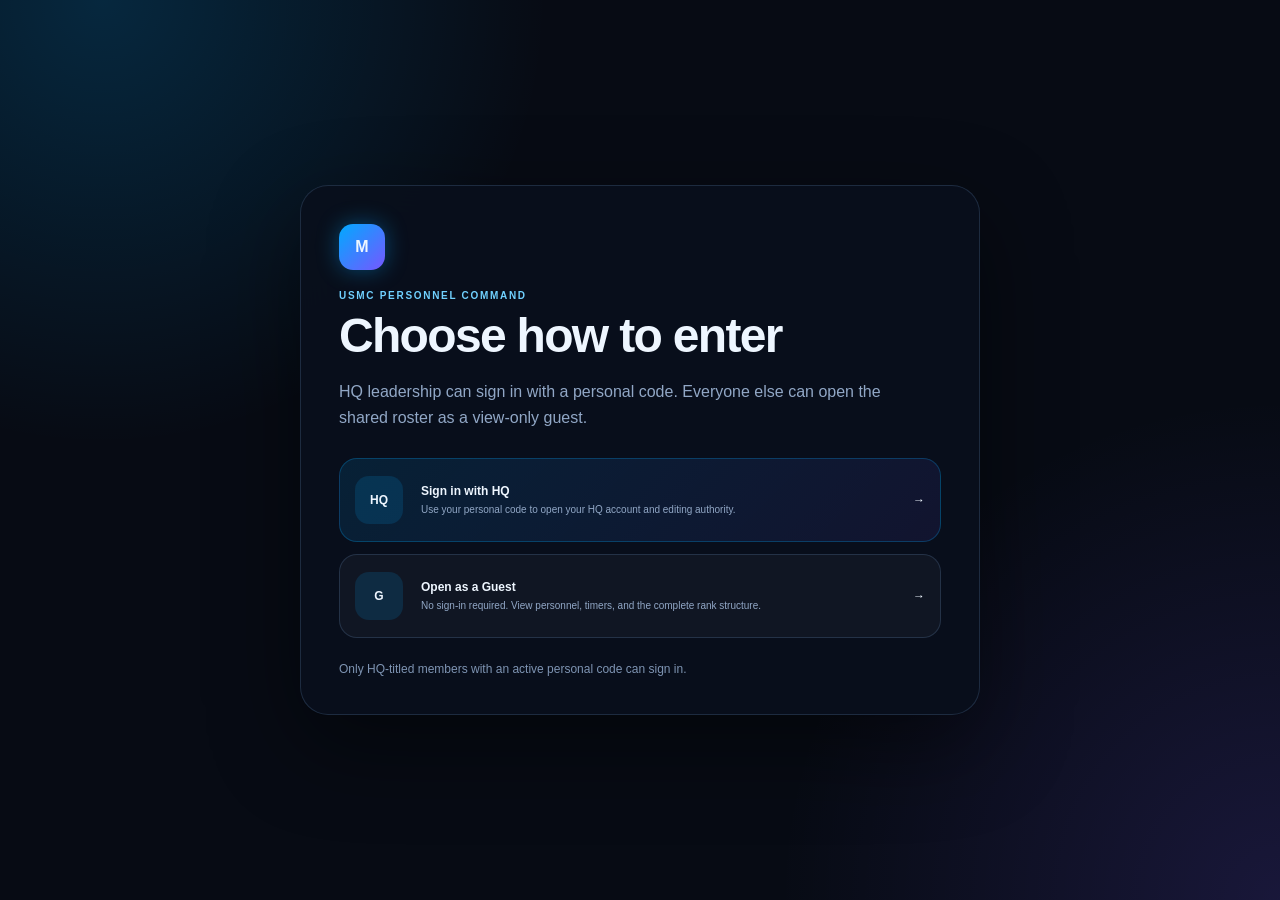
<file: usmc-rank-manager/index.html>
<!doctype html>
<html lang="en">
<head>
  <meta charset="UTF-8">
  <meta name="viewport" content="width=device-width, initial-scale=1.0">
  <meta name="description" content="Shared USMC personnel rank manager">
  <title>USMC Rank Manager</title>
  <link rel="stylesheet" href="styles.css?v=20260901-logs">
  <link rel="stylesheet" href="logs.css?v=20260901-warnings">
</head>
<body>
  <main id="entry" class="entry-shell">
    <section class="entry-card">
      <div class="brand-icon">M</div>
      <p class="eyebrow">USMC Personnel Command</p>
      <h1 id="entry-title">Choose how to enter</h1>
      <p id="entry-copy" class="entry-copy">HQ leadership can sign in with a personal code. Everyone else can open the shared roster as a view-only guest.</p>
      <div id="entry-options" class="entry-options">
        <button id="choose-hq" class="entry-option" type="button"><span class="option-icon">HQ</span><span><strong>Sign in with HQ</strong><small>Use your personal code to open your HQ account and editing authority.</small></span><b>→</b></button>
        <button id="choose-guest" class="entry-option guest" type="button"><span class="option-icon">G</span><span><strong>Open as a Guest</strong><small>No sign-in required. View personnel, timers, and the complete rank structure.</small></span><b>→</b></button>
      </div>
      <form id="hq-form" class="hq-form hidden">
        <label for="hq-code">Personal HQ access code</label>
        <input id="hq-code" autocomplete="one-time-code" placeholder="Enter your personal access code" required>
        <button class="primary" type="submit">Sign in to HQ account</button>
        <button id="entry-back" class="text-button" type="button">← Back to entry choices</button>
      </form>
      <p class="entry-foot">Only HQ-titled members with an active personal code can sign in.</p>
    </section>
  </main>

  <div id="app" class="app hidden">
    <aside class="sidebar">
      <div class="brand"><div class="brand-icon">M</div><div><h2>USMC Rank</h2><p>Personnel Command</p></div></div>
      <nav><a href="#personnel" class="active">Personnel</a><a href="#timer">Service Timer</a><a href="#ranks">Rank Structure</a><a href="#command">Command</a><a id="warning-link" class="hidden" href="warning.html">Warning</a><a id="logs-link" class="hidden" href="logs.html">Logs</a></nav>
      <div class="sidebar-foot"><strong id="access-name">Guest Access</strong><span id="access-rank">View only</span><button id="exit" type="button">Exit panel</button></div>
    </aside>
    <section class="main">
      <div id="warning-alerts" class="warning-alerts hidden"></div>
      <header class="page-header"><div><p class="eyebrow">Redfield Military Information</p><h1>USMC Rank Manager</h1><p class="muted">Shared personnel records and leadership controls</p></div><div id="role-badge" class="role-badge">Guest · View only</div></header>
      <div id="selected-bar" class="selected-bar"><div><span>Selected personnel</span><strong id="selected-name">No personnel selected</strong></div><b id="selected-rank">—</b></div>
      <div class="workspace">
        <article id="personnel" class="panel personnel-panel"><div class="panel-head"><span>01</span><div><p>Shared roster</p><h2>Personnel</h2></div></div><form id="add-form" class="stack authority"><label for="new-name">Add Roblox usernames</label><div class="input-action"><input id="new-name" placeholder="Username or comma-separated names"><button class="primary" type="submit">Add at E-1</button></div></form><div id="roster" class="list"></div></article>
        <article id="timer" class="panel timer-panel"><div class="panel-head"><span>02</span><div><p>Live service clock</p><h2>Time in Service</h2></div></div><div class="clock" aria-label="Days, hours, minutes and seconds"><div><strong id="days">000</strong><small>Days</small></div><i>:</i><div><strong id="hours">00</strong><small>Hours</small></div><i>:</i><div><strong id="mins">00</strong><small>Mins</small></div><i>:</i><div><strong id="secs">00</strong><small>Secs</small></div></div><div class="timer-actions owner-only"><label class="seconds-field"><span>Starting seconds</span><input id="timer-seconds" type="number" min="0" value="0"></label><div class="button-row"><button data-timer="start" class="primary">Start</button><button data-timer="pause">Pause</button><button data-timer="reset">Reset</button></div></div><p class="hint">The timer counts upward and stays synchronized for everyone.</p></article>
        <article id="command" class="panel command-panel"><div class="panel-head"><span>03</span><div><p>HQ leadership</p><h2>Personnel Command</h2></div></div><form id="rank-form" class="stack authority"><label for="rank-command">Rank or warning command</label><div class="input-action"><input id="rank-command" placeholder="Try P, E-4, W1, R1, or R All"><button class="primary" type="submit">Enter command</button></div><div class="command-help"><span><b>P</b> Promote</span><span><b>D</b> Demote</span><span><b>E-4</b> Set rank</span><span><b>W1</b> Warning one</span><span><b>W2</b> Warning two</span><span><b>W3</b> Warning three</span><span><b>R1</b> Remove warning one</span><span><b>R2</b> Remove warning two</span><span><b>R3</b> Remove warning three</span><span><b>R All</b> Remove all warnings</span></div></form><div class="guest-message"><strong>Viewing as a guest</strong><span>Sign in with an HQ code to manage ranks and warnings.</span></div></article>
        <article id="owner-code" class="panel access-panel owner-only"><div class="panel-head"><span>04</span><div><p>Owner control</p><h2>Personal HQ Access</h2></div></div><div class="access-layout"><div><p id="code-status" class="access-status">Select an HQ-titled person to create or revoke their personal code.</p><div class="button-row"><button id="create-code" class="primary" type="button">Create new code</button><button id="revoke-code" class="danger-button" type="button">Revoke code</button></div></div><div id="code-result" class="code-result hidden"><span>Saved personal code</span><strong id="code-person"></strong><code id="generated-code"></code><button id="copy-code" type="button">Copy code</button><small>Only the Owner can view this saved code. Send it privately.</small></div></div></article>
        <article id="ranks" class="panel ranks-panel"><div class="panel-head"><span>05</span><div><p>Complete progression</p><h2>Rank Structure</h2></div></div><div id="rank-list" class="rank-list"></div></article>
      </div>
      <footer>USMC Personnel Command · Secure shared records</footer>
    </section>
  </div>
  <div id="reason-modal" class="modal-backdrop hidden" role="dialog" aria-modal="true" aria-labelledby="reason-title">
    <form id="reason-form" class="reason-modal">
      <div class="modal-icon">R</div>
      <p class="eyebrow">Required record</p>
      <h2 id="reason-title">Reason for rank change</h2>
      <p id="reason-summary" class="modal-summary"></p>
      <label for="rank-reason">Reason</label>
      <textarea id="rank-reason" minlength="3" maxlength="300" placeholder="Explain why this rank is being changed…" required></textarea>
      <div class="modal-actions"><button id="cancel-reason" type="button">Cancel</button><button class="primary" type="submit">Confirm rank change</button></div>
    </form>
  </div>
  <div id="warning-modal" class="modal-backdrop hidden" role="dialog" aria-modal="true" aria-labelledby="warning-title">
    <form id="warning-form" class="reason-modal warning-modal-card">
      <div class="modal-icon warning-icon">!</div>
      <p class="eyebrow">Personnel warning</p>
      <h2 id="warning-title">Issue warning</h2>
      <p id="warning-summary" class="modal-summary"></p>
      <label id="warning-reason-label" for="warning-reason">Warning reason</label>
      <textarea id="warning-reason" minlength="3" maxlength="300" placeholder="Explain why this warning is being issued…" required></textarea>
      <div class="modal-actions"><button id="cancel-warning" type="button">Cancel</button><button id="warning-confirm" class="warning-confirm" type="submit">Confirm warning</button></div>
    </form>
  </div>
  <div id="toast" class="toast" role="status"></div>
  <script src="config.js"></script>
  <script src="app.js?v=20260901-warning-remove-commands"></script>
</body>
</html>
</file>
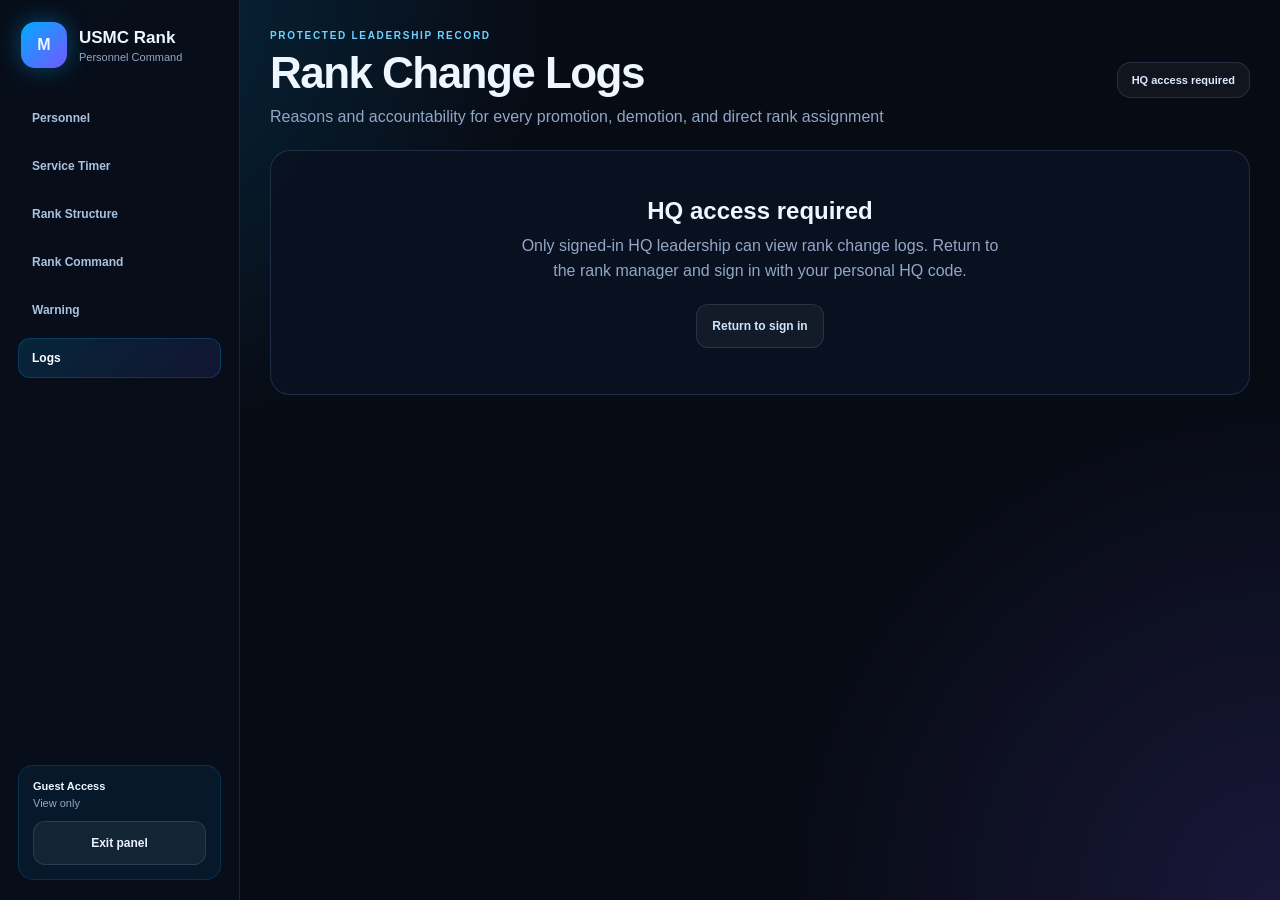
<file: usmc-rank-manager/logs.html>
<!doctype html>
<html lang="en">
<head>
  <meta charset="UTF-8">
  <meta name="viewport" content="width=device-width, initial-scale=1.0">
  <meta name="description" content="Protected USMC rank change logs">
  <title>Rank Change Logs · USMC Rank Manager</title>
  <link rel="stylesheet" href="styles.css?v=20260901-logs">
  <link rel="stylesheet" href="logs.css?v=20260901-warnings">
</head>
<body>
  <div class="app">
    <aside class="sidebar">
      <div class="brand"><div class="brand-icon">M</div><div><h2>USMC Rank</h2><p>Personnel Command</p></div></div>
      <nav><a href="index.html#personnel">Personnel</a><a href="index.html#timer">Service Timer</a><a href="index.html#ranks">Rank Structure</a><a href="index.html#command">Rank Command</a><a href="warning.html">Warning</a><a class="active" href="logs.html">Logs</a></nav>
      <div class="sidebar-foot"><strong id="access-name">HQ Access</strong><span id="access-rank">Checking authorization…</span><button id="exit-logs" type="button">Exit panel</button></div>
    </aside>
    <section class="main logs-main">
      <header class="page-header"><div><p class="eyebrow">Protected leadership record</p><h1>Rank Change Logs</h1><p class="muted">Reasons and accountability for every promotion, demotion, and direct rank assignment</p></div><div id="role-badge" class="role-badge">HQ access required</div></header>
      <div id="logs-content">
        <div class="logs-toolbar"><a class="back-link" href="index.html">← Rank manager</a><button id="refresh-logs" type="button">Refresh logs</button></div>
        <article class="panel logs-panel"><div class="panel-head"><span>01</span><div><p>Leadership audit</p><h2>Rank history</h2></div></div><div id="logs-list" class="logs-list"><div class="empty">Loading logs…</div></div></article>
      </div>
      <section id="logs-blocked" class="logs-blocked hidden"><h2>HQ access required</h2><p>Only signed-in HQ leadership can view rank change logs. Return to the rank manager and sign in with your personal HQ code.</p><a class="back-link" href="index.html">Return to sign in</a></section>
    </section>
  </div>
  <div id="toast" class="toast" role="status"></div>
  <script src="config.js"></script>
  <script src="logs.js?v=20260901-livesync"></script>
</body>
</html>
</file>
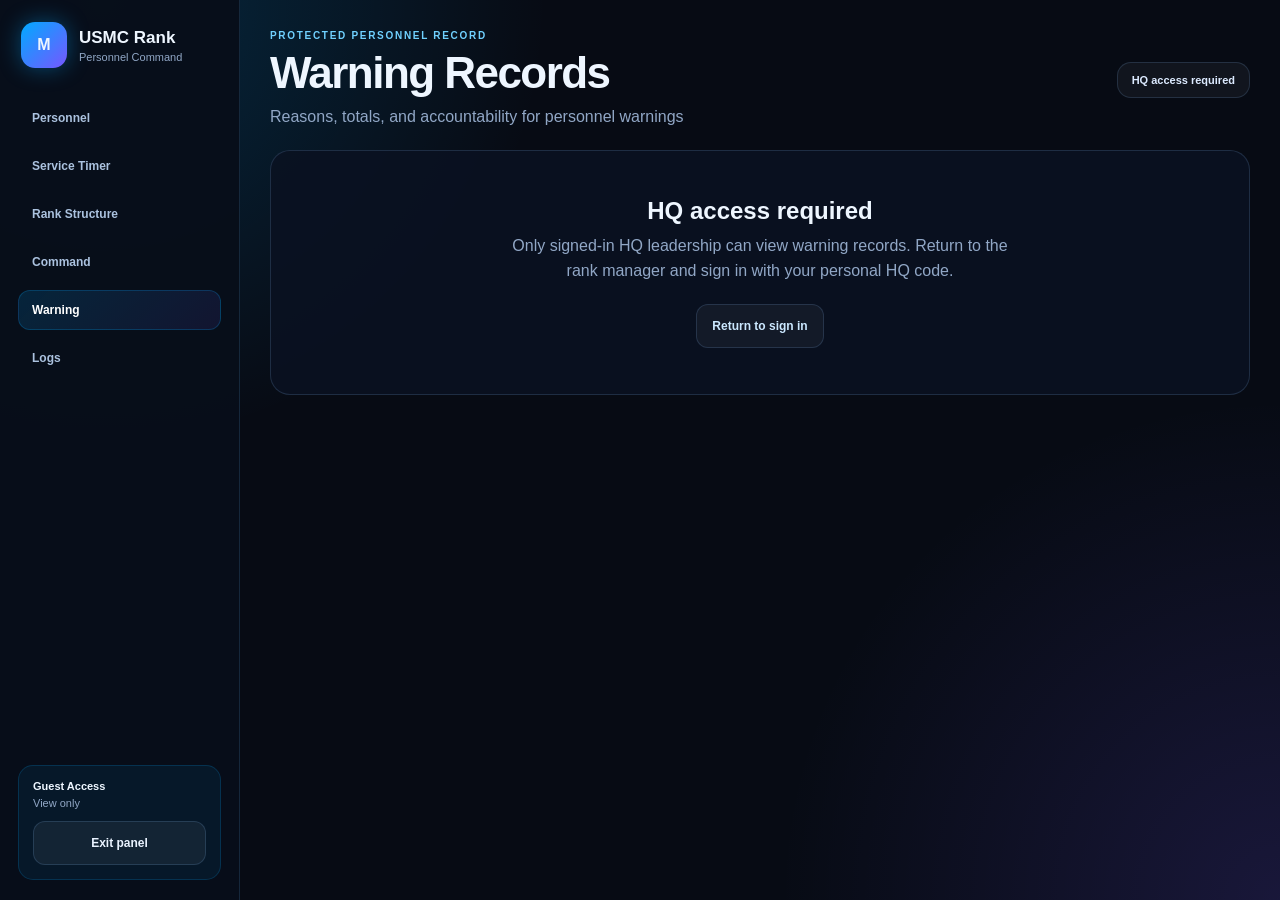
<file: usmc-rank-manager/warning.html>
<!doctype html>
<html lang="en">
<head>
  <meta charset="UTF-8">
  <meta name="viewport" content="width=device-width, initial-scale=1.0">
  <meta name="description" content="Protected USMC personnel warning records">
  <title>Warning Records · USMC Rank Manager</title>
  <link rel="stylesheet" href="styles.css?v=20260901-logs">
  <link rel="stylesheet" href="logs.css?v=20260901-warnings">
</head>
<body>
  <div class="app">
    <aside class="sidebar">
      <div class="brand"><div class="brand-icon">M</div><div><h2>USMC Rank</h2><p>Personnel Command</p></div></div>
      <nav><a href="index.html#personnel">Personnel</a><a href="index.html#timer">Service Timer</a><a href="index.html#ranks">Rank Structure</a><a href="index.html#command">Command</a><a class="active" href="warning.html">Warning</a><a href="logs.html">Logs</a></nav>
      <div class="sidebar-foot"><strong id="access-name">HQ Access</strong><span id="access-rank">Checking authorization…</span><button id="exit-warning" type="button">Exit panel</button></div>
    </aside>
    <section class="main logs-main">
      <header class="page-header"><div><p class="eyebrow">Protected personnel record</p><h1>Warning Records</h1><p class="muted">Reasons, totals, and accountability for personnel warnings</p></div><div id="role-badge" class="role-badge">HQ access required</div></header>
      <div id="warning-content">
        <div class="logs-toolbar"><a class="back-link" href="index.html">← Rank manager</a><button id="refresh-warnings" type="button">Refresh warnings</button></div>
        <div id="warning-filter" class="warning-filter hidden"></div>
        <article class="panel logs-panel"><div class="panel-head"><span>!</span><div><p>Personnel discipline</p><h2>Warning history</h2></div></div><div id="warning-summary-list" class="warning-summary-list"></div><div id="warning-list" class="logs-list"><div class="empty">Loading warnings…</div></div></article>
      </div>
      <section id="warning-blocked" class="logs-blocked hidden"><h2>HQ access required</h2><p>Only signed-in HQ leadership can view warning records. Return to the rank manager and sign in with your personal HQ code.</p><a class="back-link" href="index.html">Return to sign in</a></section>
    </section>
  </div>
  <div id="toast" class="toast" role="status"></div>
  <script src="config.js"></script>
  <script src="warning.js?v=20260901-warning-commands"></script>
</body>
</html>
</file>
<file: usmc-rank-manager/styles.css>
:root{--bg:#070b14;--panel:rgba(11,18,33,.88);--line:rgba(135,191,255,.16);--text:#eef6ff;--muted:#91a7c6;--blue:#00aaff;--purple:#7657ff;--green:#52d49d;--red:#ff6782;--shadow:0 18px 50px rgba(0,0,0,.28)}
*{box-sizing:border-box}html{scroll-behavior:smooth;background:var(--bg)}body{margin:0;min-height:100vh;background:radial-gradient(circle at 8% 0,rgba(0,170,255,.18),transparent 30%),radial-gradient(circle at 100% 100%,rgba(118,87,255,.16),transparent 32%),var(--bg);color:var(--text);font-family:Inter,Arial,Helvetica,sans-serif;overflow-x:hidden}button,input{font:inherit}.hidden{display:none!important}button{min-height:44px;padding:0 15px;color:#eaf3ff;border:1px solid var(--line);border-radius:12px;background:rgba(255,255,255,.055);font-size:12px;font-weight:800;cursor:pointer;transition:transform .16s ease,border-color .16s ease,background .16s ease}button:hover:not(:disabled){transform:translateY(-1px);border-color:rgba(0,170,255,.46);background:rgba(255,255,255,.085)}button:disabled{opacity:.38;cursor:not-allowed}.primary{border-color:transparent;background:linear-gradient(135deg,var(--blue),var(--purple));box-shadow:0 10px 24px rgba(0,170,255,.17)}.danger-button{color:#ffb4c1;border-color:rgba(255,103,130,.26);background:rgba(255,103,130,.08)}input{width:100%;height:46px;padding:0 14px;color:white;border:1px solid var(--line);border-radius:12px;background:rgba(255,255,255,.055);outline:none}input::placeholder{color:#6f86a7}input:focus{border-color:rgba(0,170,255,.62);box-shadow:0 0 0 3px rgba(0,170,255,.11)}label{color:#bfd2eb;font-size:11px;font-weight:800}.eyebrow{margin:0 0 7px;color:#70d1ff;font-size:10px;font-weight:900;letter-spacing:.17em;text-transform:uppercase}.muted,.hint{color:var(--muted);line-height:1.55}
.entry-shell{min-height:100vh;display:grid;place-items:center;padding:24px}.entry-card{width:min(680px,100%);padding:38px;border:1px solid var(--line);border-radius:28px;background:rgba(9,15,28,.94);box-shadow:0 30px 90px rgba(0,0,0,.46);backdrop-filter:blur(18px)}.brand-icon{width:46px;height:46px;display:grid;place-items:center;flex:0 0 46px;border-radius:14px;background:linear-gradient(135deg,var(--blue),var(--purple));box-shadow:0 0 22px rgba(0,170,255,.38);font-weight:900}.entry-card>.eyebrow{margin-top:20px}.entry-card h1{margin:0;font-size:clamp(31px,6vw,48px);letter-spacing:-.035em}.entry-copy{max-width:570px;color:var(--muted);line-height:1.62}.entry-options{display:grid;gap:12px;margin-top:28px}.entry-option{width:100%;min-height:84px;display:grid;grid-template-columns:52px minmax(0,1fr) auto;align-items:center;gap:14px;padding:15px;color:var(--text);text-align:left;border:1px solid rgba(0,170,255,.26);border-radius:18px;background:linear-gradient(135deg,rgba(0,170,255,.12),rgba(118,87,255,.09))}.entry-option.guest{border-color:var(--line);background:rgba(255,255,255,.035)}.option-icon{width:48px;height:48px;display:grid;place-items:center;border-radius:14px;background:rgba(0,170,255,.14);font-weight:900}.entry-option strong,.entry-option small{display:block}.entry-option small{margin-top:5px;color:var(--muted);font-weight:500;line-height:1.4}.entry-foot{margin:24px 0 0;color:#7e94b3;font-size:12px}.hq-form,.stack{display:grid;gap:10px;margin-top:22px}.text-button{border:0;background:transparent;color:#9fc5f1}
.app{display:grid;grid-template-columns:240px minmax(0,1fr);min-height:100vh}.sidebar{position:sticky;top:0;height:100vh;padding:22px 18px;background:rgba(8,14,26,.96);border-right:1px solid rgba(105,185,255,.15);z-index:20}.brand{display:flex;align-items:center;gap:12px;margin:0 3px 30px}.brand h2,.brand p{margin:0}.brand h2{font-size:17px}.brand p{margin-top:3px;color:var(--muted);font-size:11px}.sidebar nav{display:grid;gap:8px}.sidebar nav a{padding:12px 13px;color:#abc2df;border:1px solid transparent;border-radius:12px;font-size:12px;font-weight:750;text-decoration:none;transition:.16s}.sidebar nav a:hover,.sidebar nav a.active{color:white;border-color:rgba(0,170,255,.22);background:linear-gradient(135deg,rgba(0,170,255,.15),rgba(118,87,255,.1))}.sidebar-foot{position:absolute;left:18px;right:18px;bottom:20px;display:grid;gap:5px;padding:14px;border:1px solid rgba(0,170,255,.18);border-radius:15px;background:rgba(0,170,255,.07);font-size:11px;overflow:hidden}.sidebar-foot strong,.sidebar-foot span{overflow-wrap:anywhere}.sidebar-foot span{color:var(--muted)}.sidebar-foot button{margin-top:7px}
.main{min-width:0;padding:30px}.page-header,.selected-bar,.workspace,footer{width:min(1340px,100%);margin-left:auto;margin-right:auto}.page-header{display:flex;align-items:center;justify-content:space-between;gap:22px;margin-bottom:20px}.page-header h1{margin:0;font-size:clamp(30px,4vw,44px);letter-spacing:-.035em}.page-header p:last-child{margin:7px 0 0}.role-badge{max-width:380px;padding:11px 14px;color:#dceaff;border:1px solid var(--line);border-radius:14px;background:rgba(255,255,255,.045);font-size:11px;font-weight:850;text-align:right;overflow-wrap:anywhere}.selected-bar{display:flex;align-items:center;justify-content:space-between;gap:18px;min-height:72px;padding:14px 18px;border:1px solid var(--line);border-radius:17px;background:rgba(11,18,33,.78);box-shadow:0 12px 35px rgba(0,0,0,.2)}.selected-bar>div{min-width:0;display:flex;align-items:baseline;gap:14px}.selected-bar span{color:var(--muted);font-size:9px;font-weight:850;letter-spacing:.14em;text-transform:uppercase;white-space:nowrap}.selected-bar strong{font-size:20px;overflow-wrap:anywhere}.selected-bar>b{flex:0 0 auto;max-width:52%;padding:8px 11px;color:#cef0ff;border:1px solid rgba(0,170,255,.2);border-radius:10px;background:rgba(0,170,255,.12);font-size:11px;text-align:right;overflow-wrap:anywhere}
.workspace{display:grid;grid-template-columns:minmax(300px,.84fr) minmax(420px,1.45fr);grid-template-areas:"personnel timer" "personnel command" "access access" "ranks ranks";gap:18px;margin-top:18px}.panel{min-width:0;padding:20px;border:1px solid var(--line);border-radius:20px;background:var(--panel);box-shadow:var(--shadow);backdrop-filter:blur(12px);overflow:hidden}.personnel-panel{grid-area:personnel}.timer-panel{grid-area:timer}.command-panel{grid-area:command}.access-panel{grid-area:access}.ranks-panel{grid-area:ranks}.panel-head{display:flex;align-items:center;gap:12px;padding-bottom:15px;border-bottom:1px solid rgba(130,190,255,.1)}.panel-head>span{width:40px;height:40px;display:grid;place-items:center;flex:0 0 40px;color:#c4ebff;border:1px solid rgba(0,170,255,.23);border-radius:12px;background:rgba(0,170,255,.12);font-size:10px;font-weight:900}.panel-head p,.panel-head h2{margin:0}.panel-head p{color:#70d1ff;font-size:8px;font-weight:900;letter-spacing:.15em;text-transform:uppercase}.panel-head h2{margin-top:4px;font-size:17px}.input-action{display:grid;grid-template-columns:minmax(0,1fr) auto;gap:9px}.list{max-height:510px;margin-top:16px;padding-right:3px;overflow:auto;display:grid;align-content:start;gap:8px}.list::-webkit-scrollbar,.rank-list::-webkit-scrollbar{width:7px;height:7px}.list::-webkit-scrollbar-thumb,.rank-list::-webkit-scrollbar-thumb{border-radius:99px;background:rgba(130,190,255,.22)}.row{min-width:0;display:grid;grid-template-columns:minmax(0,1fr) auto auto;align-items:center;gap:9px;padding:11px;border:1px solid rgba(130,190,255,.11);border-radius:14px;background:rgba(255,255,255,.037);cursor:pointer;transition:.15s}.row:hover,.row.selected{border-color:rgba(0,170,255,.35);background:rgba(0,170,255,.065)}.row.selected{box-shadow:inset 3px 0 var(--blue)}.row>div{min-width:0}.row strong,.row small{display:block;overflow-wrap:anywhere}.row strong{font-size:13px}.row small{margin-top:3px;color:var(--muted);font-size:10px}.row .rank{padding:6px 8px;color:#c5ecff;border-radius:8px;background:rgba(0,170,255,.1);font-size:10px;font-weight:900}.row .remove{min-height:32px;padding:0 9px;color:#ff9caf;font-size:9px}.empty{padding:60px 20px;text-align:center;color:var(--muted);border:1px dashed var(--line);border-radius:14px}
.clock{display:flex;align-items:center;justify-content:center;gap:12px;min-height:178px;padding:24px 0}.clock div{min-width:70px;text-align:center}.clock strong{display:block;font-size:clamp(34px,4.2vw,52px);font-variant-numeric:tabular-nums;letter-spacing:-.04em}.clock small{color:var(--muted);font-size:9px;letter-spacing:.1em;text-transform:uppercase}.clock i{color:#557293;font-size:25px;font-style:normal}.timer-actions{display:grid;grid-template-columns:minmax(130px,.7fr) 1.3fr;align-items:end;gap:10px;padding-top:14px;border-top:1px solid rgba(130,190,255,.1)}.seconds-field{display:grid;gap:7px}.seconds-field span{color:var(--muted);font-size:9px;text-transform:uppercase;letter-spacing:.09em}.button-row{display:flex;align-items:center;gap:8px;flex-wrap:wrap}.button-row button{flex:1 1 105px}.timer-panel>.hint{margin:12px 0 0;font-size:10px}
.command-help{display:flex;gap:8px;flex-wrap:wrap;margin-top:4px}.command-help span{padding:7px 9px;color:var(--muted);border:1px solid rgba(130,190,255,.1);border-radius:9px;background:rgba(255,255,255,.03);font-size:9px}.command-help b{color:#bdeaff}.guest-message{display:none;margin-top:20px;padding:14px;border:1px solid rgba(130,190,255,.1);border-radius:12px;background:rgba(255,255,255,.025)}.guest-message strong,.guest-message span{display:block}.guest-message span{margin-top:4px;color:var(--muted);font-size:11px}.authority.hidden+.guest-message{display:block}
.access-layout{display:grid;grid-template-columns:minmax(260px,.8fr) minmax(340px,1.2fr);gap:20px;align-items:stretch;padding-top:18px}.access-status{min-height:44px;margin:0 0 16px;color:#b7cae3;font-size:12px;line-height:1.55}.code-result{min-width:0;display:grid;grid-template-columns:minmax(0,1fr) auto;gap:7px 12px;padding:16px;border:1px solid rgba(82,212,157,.26);border-radius:15px;background:rgba(82,212,157,.075);overflow:hidden}.code-result>span{color:#aeecca;font-size:9px;font-weight:900;letter-spacing:.13em;text-transform:uppercase}.code-result>strong{grid-column:1/2;font-size:13px;overflow-wrap:anywhere}.code-result>code{grid-column:1/2;display:block;min-width:0;padding:11px 12px;color:#caffdf;border:1px solid rgba(82,212,157,.18);border-radius:10px;background:rgba(0,0,0,.2);font:800 13px/1.45 ui-monospace,SFMono-Regular,Consolas,monospace;letter-spacing:.02em;overflow-wrap:anywhere;word-break:break-word}.code-result>button{grid-column:2;grid-row:1/4;align-self:stretch;min-width:100px;color:#caffdf;border-color:rgba(82,212,157,.22);background:rgba(82,212,157,.09)}.code-result>small{grid-column:1/-1;color:#7fa990;font-size:9px}
.rank-list{max-height:520px;margin-top:16px;padding-right:4px;overflow:auto;display:grid;grid-template-columns:repeat(3,minmax(0,1fr));gap:8px}.rank-item{min-width:0;display:grid;grid-template-columns:48px minmax(0,1fr);gap:10px;padding:11px;border:1px solid rgba(130,190,255,.1);border-radius:13px;background:rgba(255,255,255,.03)}.rank-item>b{color:#bfeaff;font-size:11px}.rank-item strong{font-size:11px;overflow-wrap:anywhere}.rank-item small{color:var(--muted);font-size:9px;overflow-wrap:anywhere}footer{padding:24px 0 5px;color:#637b9b;font-size:10px;text-align:center}.toast{position:fixed;right:22px;bottom:22px;z-index:50;width:min(420px,calc(100% - 44px));padding:14px 16px;color:white;border:1px solid rgba(0,170,255,.34);border-radius:14px;background:rgba(8,14,26,.98);box-shadow:0 18px 42px rgba(0,0,0,.4);font-size:12px;opacity:0;transform:translateY(12px);pointer-events:none;transition:.2s}.toast.show{opacity:1;transform:none}
@media(max-width:1100px){.workspace{grid-template-columns:1fr;grid-template-areas:"personnel" "timer" "command" "access" "ranks"}.personnel-panel .list{max-height:360px}.rank-list{grid-template-columns:repeat(2,minmax(0,1fr))}.access-layout{grid-template-columns:1fr}}
@media(max-width:820px){.app{grid-template-columns:1fr}.sidebar{position:relative;height:auto;padding:16px}.brand{margin-bottom:14px}.sidebar nav{display:flex;gap:7px;overflow-x:auto}.sidebar nav a{flex:0 0 auto}.sidebar-foot{position:static;margin-top:14px}.main{padding:20px 15px}.page-header{align-items:flex-start;flex-direction:column}.role-badge{text-align:left}.selected-bar>div{align-items:flex-start;flex-direction:column;gap:5px}.selected-bar>b{max-width:48%}}
@media(max-width:560px){.entry-card{padding:24px}.entry-option{grid-template-columns:46px minmax(0,1fr)}.entry-option>b{display:none}.option-icon{width:42px;height:42px}.selected-bar{align-items:flex-start;flex-direction:column}.selected-bar>b{max-width:100%;text-align:left}.input-action,.timer-actions{grid-template-columns:1fr}.button-row{display:grid;grid-template-columns:1fr}.clock{gap:5px;min-height:150px}.clock div{min-width:54px}.clock strong{font-size:28px}.rank-list{grid-template-columns:1fr}.access-layout{grid-template-columns:minmax(0,1fr)}.code-result{grid-template-columns:1fr}.code-result>button{grid-column:1;grid-row:auto}.panel{padding:16px}}
</file>
<file: usmc-rank-manager/logs.css>
.rank-list{grid-template-columns:repeat(2,minmax(0,1fr))}
.warning-summary-card{color:var(--text);text-decoration:none}
.warning-button,.warning-confirm{color:#fff3d6;border-color:rgba(255,177,60,.35);background:linear-gradient(135deg,#ff9f1c,#e8505b);box-shadow:0 10px 24px rgba(232,80,91,.16)}.warning-button:disabled{box-shadow:none}.warning-icon{background:linear-gradient(135deg,#ff9f1c,#e8505b)}
.warning-alerts{width:min(1340px,100%);display:grid;gap:8px;margin:0 auto 16px}.warning-alerts a{display:flex;align-items:center;justify-content:space-between;gap:14px;padding:13px 16px;color:#fff3d6;border:1px solid rgba(255,177,60,.34);border-radius:14px;background:linear-gradient(135deg,rgba(255,159,28,.15),rgba(232,80,91,.12));text-decoration:none;box-shadow:0 12px 30px rgba(0,0,0,.18)}.warning-alerts strong{font-size:12px}.warning-alerts b{color:#ffd178;font-size:11px;white-space:nowrap}.warning-modal-card{border-color:rgba(255,177,60,.35)}
.warning-summary-list{display:grid;grid-template-columns:repeat(3,minmax(0,1fr));gap:8px;margin:16px 0}.warning-summary-card{padding:13px;border:1px solid rgba(255,177,60,.16);border-radius:13px;background:rgba(255,159,28,.055)}.warning-summary-card strong,.warning-summary-card span{display:block}.warning-summary-card strong{font-size:12px;overflow-wrap:anywhere}.warning-summary-card span{margin-top:5px;color:#ffd178;font-size:10px;font-weight:900}.warning-entry{display:grid;grid-template-columns:minmax(0,1fr) auto;gap:14px;padding:16px;border:1px solid rgba(255,177,60,.14);border-radius:15px;background:rgba(255,255,255,.03)}.warning-entry-main{min-width:0}.warning-entry-title{display:flex;align-items:center;gap:9px;flex-wrap:wrap}.warning-entry-title strong{font-size:13px}.warning-number{padding:5px 8px;color:#ffdca0;border-radius:8px;background:rgba(255,159,28,.11);font-size:10px;font-weight:900}.warning-filter{padding:10px 13px;color:#ffdca0;border:1px solid rgba(255,177,60,.16);border-radius:11px;background:rgba(255,159,28,.06);font-size:11px}.delete-warning{align-self:center;color:#ffafbd;border-color:rgba(255,103,130,.26);background:rgba(255,103,130,.07)}
body.modal-open{overflow:hidden}
textarea{font:inherit;width:100%;min-height:132px;resize:vertical;padding:13px 14px;color:white;border:1px solid var(--line);border-radius:12px;background:rgba(255,255,255,.055);outline:none;line-height:1.5}
textarea::placeholder{color:#6f86a7}textarea:focus{border-color:rgba(0,170,255,.62);box-shadow:0 0 0 3px rgba(0,170,255,.11)}
.modal-backdrop{position:fixed;inset:0;z-index:80;display:grid;place-items:center;padding:20px;background:rgba(3,7,14,.8);backdrop-filter:blur(8px)}
.reason-modal{width:min(520px,100%);padding:26px;border:1px solid rgba(0,170,255,.28);border-radius:22px;background:#0b1221;box-shadow:0 28px 80px rgba(0,0,0,.58)}
.modal-icon{width:44px;height:44px;display:grid;place-items:center;margin-bottom:17px;border-radius:13px;background:linear-gradient(135deg,var(--blue),var(--purple));font-weight:900}.reason-modal h2{margin:0;font-size:24px}.modal-summary{margin:9px 0 20px;color:var(--muted);font-size:12px;overflow-wrap:anywhere}.reason-modal label{display:block;margin-bottom:8px}.modal-actions{display:flex;justify-content:flex-end;gap:9px;margin-top:16px}.modal-actions button{min-width:125px}
.logs-main{padding-bottom:50px}.logs-toolbar{width:min(1100px,100%);display:flex;justify-content:space-between;gap:10px;margin:0 auto 18px}.back-link{display:inline-flex;align-items:center;min-height:44px;padding:0 15px;color:#cbe8ff;border:1px solid var(--line);border-radius:12px;background:rgba(255,255,255,.045);font-size:12px;font-weight:800;text-decoration:none}.logs-panel,.logs-blocked{width:min(1100px,100%);margin:0 auto}.logs-list{display:grid;gap:10px;margin-top:16px}.log-entry{display:grid;grid-template-columns:minmax(0,1fr) auto;gap:14px;padding:16px;border:1px solid rgba(130,190,255,.12);border-radius:15px;background:rgba(255,255,255,.03)}.log-main{min-width:0}.log-title{display:flex;align-items:center;gap:9px;flex-wrap:wrap}.log-title strong{font-size:13px}.log-change{padding:5px 8px;color:#c6edff;border-radius:8px;background:rgba(0,170,255,.1);font-size:10px;font-weight:900}.log-meta{margin:7px 0 0;color:var(--muted);font-size:10px}.log-reason{margin:11px 0 0;padding:11px 12px;color:#dbeaff;border-left:3px solid var(--blue);border-radius:0 10px 10px 0;background:rgba(0,170,255,.055);font-size:12px;line-height:1.55;overflow-wrap:anywhere}.delete-log{align-self:center;color:#ffafbd;border-color:rgba(255,103,130,.26);background:rgba(255,103,130,.07)}.logs-blocked{padding:46px 24px;text-align:center;border:1px solid var(--line);border-radius:20px;background:var(--panel)}.logs-blocked h2{margin:0 0 8px}.logs-blocked p{margin:0 auto 20px;max-width:500px;color:var(--muted);line-height:1.6}
@media(max-width:820px){.warning-summary-list{grid-template-columns:repeat(2,minmax(0,1fr))}}
@media(max-width:560px){.rank-list{grid-template-columns:1fr}.warning-alerts a{align-items:flex-start;flex-direction:column}.warning-summary-list{grid-template-columns:1fr}.warning-entry{grid-template-columns:1fr}.delete-warning{width:100%}.modal-actions{display:grid;grid-template-columns:1fr}.log-entry{grid-template-columns:1fr}.delete-log{width:100%}.logs-toolbar{align-items:stretch;flex-direction:column}}
</file>
